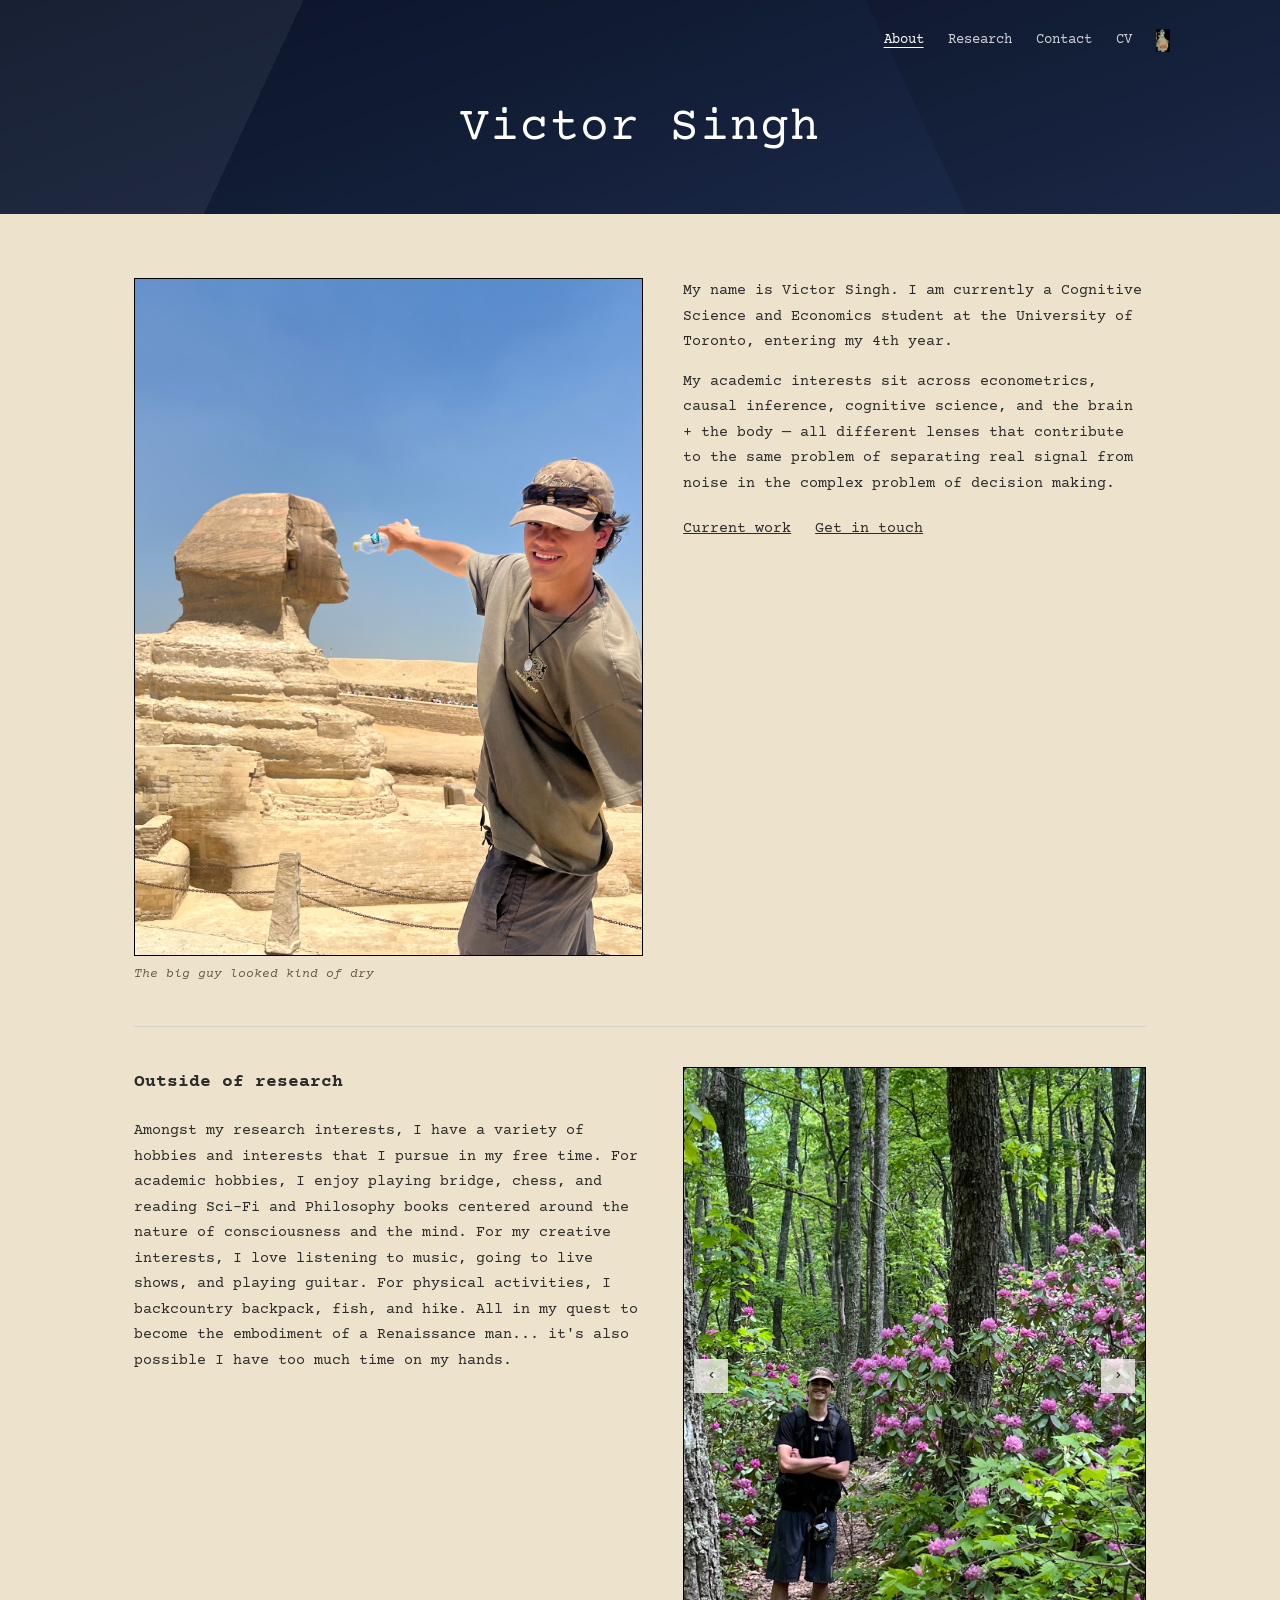
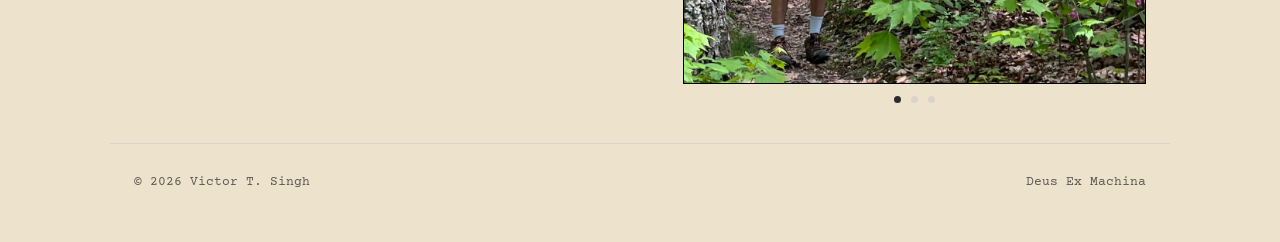
<file: index.html>
<!DOCTYPE html>
<html lang="en">
<head>
<meta charset="UTF-8" />
<meta name="viewport" content="width=device-width, initial-scale=1.0" />
<title>Victor Singh</title>
<meta name="description" content="Victor Singh — Cognitive Science and Economics student at the University of Toronto working across econometrics, causal inference, and prediction markets." />
<link rel="preconnect" href="https://fonts.googleapis.com">
<link rel="preconnect" href="https://fonts.gstatic.com" crossorigin>
<link href="https://fonts.googleapis.com/css2?family=Courier+Prime:wght@400;700&display=swap" rel="stylesheet">
<link rel="icon" type="image/png" href="assets/favicon.png?v=2" />
<link rel="stylesheet" href="style.css" />
</head>
<body>

<header class="banner">
  <div class="banner__inner">
    <nav class="nav">
      <a href="index.html" class="is-active">About</a>
      <a href="research.html">Research</a>
      <a href="contact.html">Contact</a>
      <a href="assets/Victor_Singh_Resume_PublicPost.pdf" target="_blank" rel="noopener">CV</a>
      <img class="nav__icon" src="assets/icon.png" alt="" />
    </nav>
    <h1 class="banner__title">Victor Singh</h1>
  </div>
</header>

<main>
  <section class="section section--first">
    <div class="split">
      <div class="split__img">
        <img src="assets/photos/Cairo_water.jpeg" alt="The Nile in Cairo" />
        <p class="split__caption">The big guy looked kind of dry</p>
      </div>
      <div class="split__text">
        <p>
          My name is Victor Singh. I am currently a Cognitive Science and Economics student at the
          University of Toronto, entering my 4th year.
        </p>
        <p>
          My academic interests sit across econometrics, causal inference, cognitive science, and
          the brain + the body — all different lenses that contribute to the same problem of
          separating real signal from noise in the complex problem of decision making.
        </p>
        <div class="split__links">
          <a href="research.html">Current work</a>
          <a href="contact.html">Get in touch</a>
        </div>
      </div>
    </div>
  </section>

  <section class="section" id="about">
    <div class="split">
      <div class="split__text">
        <h2>Outside of research</h2>
        <p>
          Amongst my research interests, I have a variety of hobbies and interests that I pursue in
          my free time. For academic hobbies, I enjoy playing bridge, chess, and reading Sci-Fi and
          Philosophy books centered around the nature of consciousness and the mind. For my creative
          interests, I love listening to music, going to live shows, and playing guitar. For physical
          activities, I backcountry backpack, fish, and hike. All in my quest to become the embodiment
          of a Renaissance man... it's also possible I have too much time on my hands.
        </p>
      </div>
      <div class="photo-carousel" id="about-carousel">
        <div class="photo-carousel__viewport">
          <img class="photo-carousel__img" id="carousel-img" src="assets/photos/Victor_S_Website_p1.jpeg" alt="Photo 1 of 3" />
          <button class="photo-carousel__nav photo-carousel__nav--prev" id="carousel-prev" aria-label="Previous photo"></button>
          <button class="photo-carousel__nav photo-carousel__nav--next" id="carousel-next" aria-label="Next photo"></button>
        </div>
        <div class="photo-carousel__dots" id="carousel-dots"></div>
      </div>
    </div>
  </section>
</main>

<footer class="footer">
  <span>&copy; <span id="year"></span> Victor T. Singh</span>
  <span>Deus Ex Machina</span>
</footer>

<script src="script.js"></script>
</body>
</html>
</file>
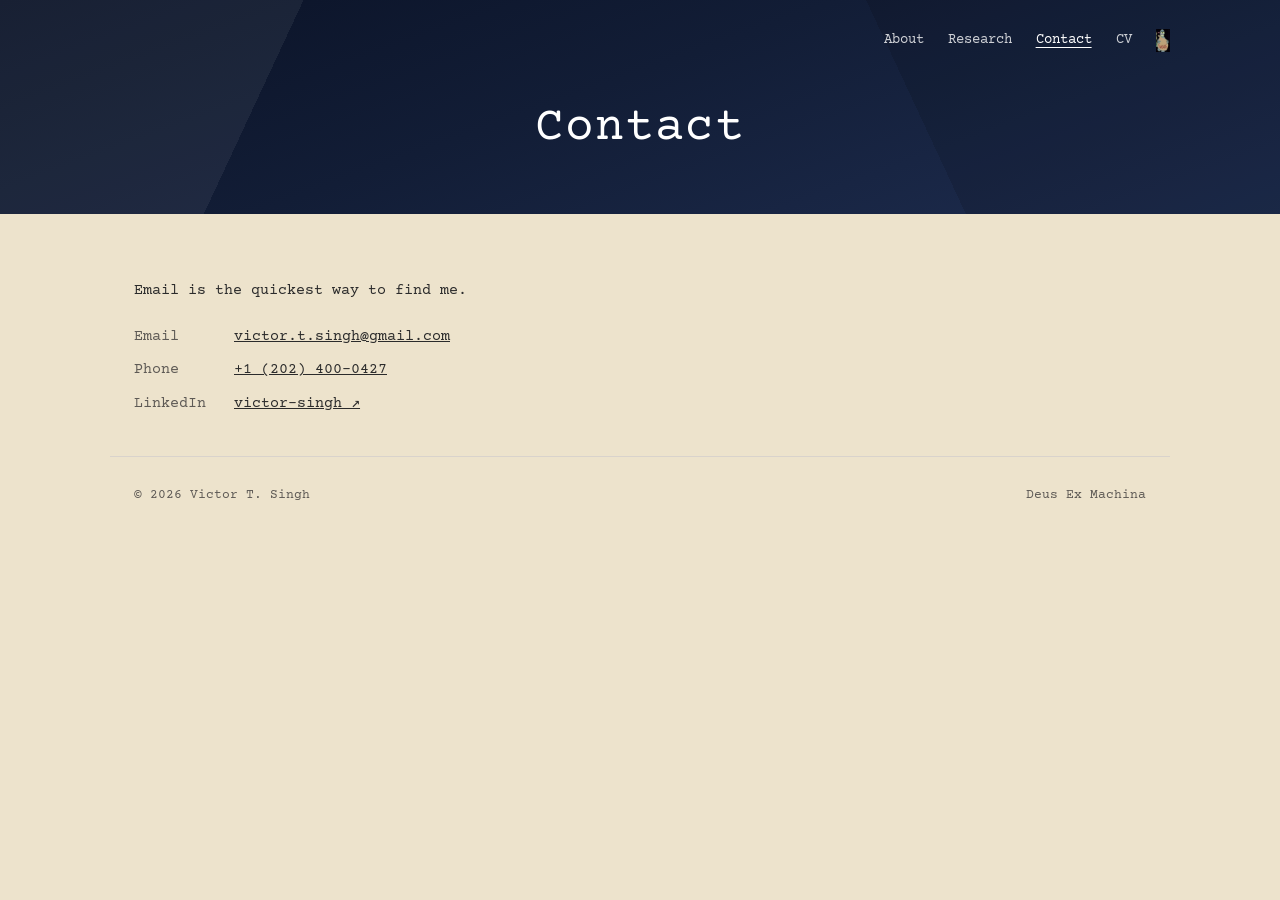
<file: contact.html>
<!DOCTYPE html>
<html lang="en">
<head>
<meta charset="UTF-8" />
<meta name="viewport" content="width=device-width, initial-scale=1.0" />
<title>Contact — Victor Singh</title>
<meta name="description" content="Get in touch with Victor." />
<link rel="preconnect" href="https://fonts.googleapis.com">
<link rel="preconnect" href="https://fonts.gstatic.com" crossorigin>
<link href="https://fonts.googleapis.com/css2?family=Courier+Prime:wght@400;700&display=swap" rel="stylesheet">
<link rel="icon" type="image/png" href="assets/favicon.png?v=2" />
<link rel="stylesheet" href="style.css" />
</head>
<body>

<header class="banner">
  <div class="banner__inner">
    <nav class="nav">
      <a href="index.html">About</a>
      <a href="research.html">Research</a>
      <a href="contact.html" class="is-active">Contact</a>
      <a href="assets/Victor_Singh_Resume_PublicPost.pdf" target="_blank" rel="noopener">CV</a>
      <img class="nav__icon" src="assets/icon.png" alt="" />
    </nav>
    <h1 class="banner__title">Contact</h1>
  </div>
</header>

<main>
  <section class="section section--first" id="contact">
    <p>Email is the quickest way to find me.</p>
    <ul class="contact-list">
      <li><span>Email</span><a href="mailto:victor.t.singh@gmail.com">victor.t.singh@gmail.com</a></li>
      <li><span>Phone</span><a href="tel:+12024000427">+1 (202) 400-0427</a></li>
      <li><span>LinkedIn</span><a href="https://www.linkedin.com/in/victor-singh-b35805344/" target="_blank" rel="noopener">victor-singh ↗</a></li>
    </ul>
  </section>
</main>

<footer class="footer">
  <span>&copy; <span id="year"></span> Victor T. Singh</span>
  <span>Deus Ex Machina</span>
</footer>

<script src="script.js"></script>
</body>
</html>
</file>
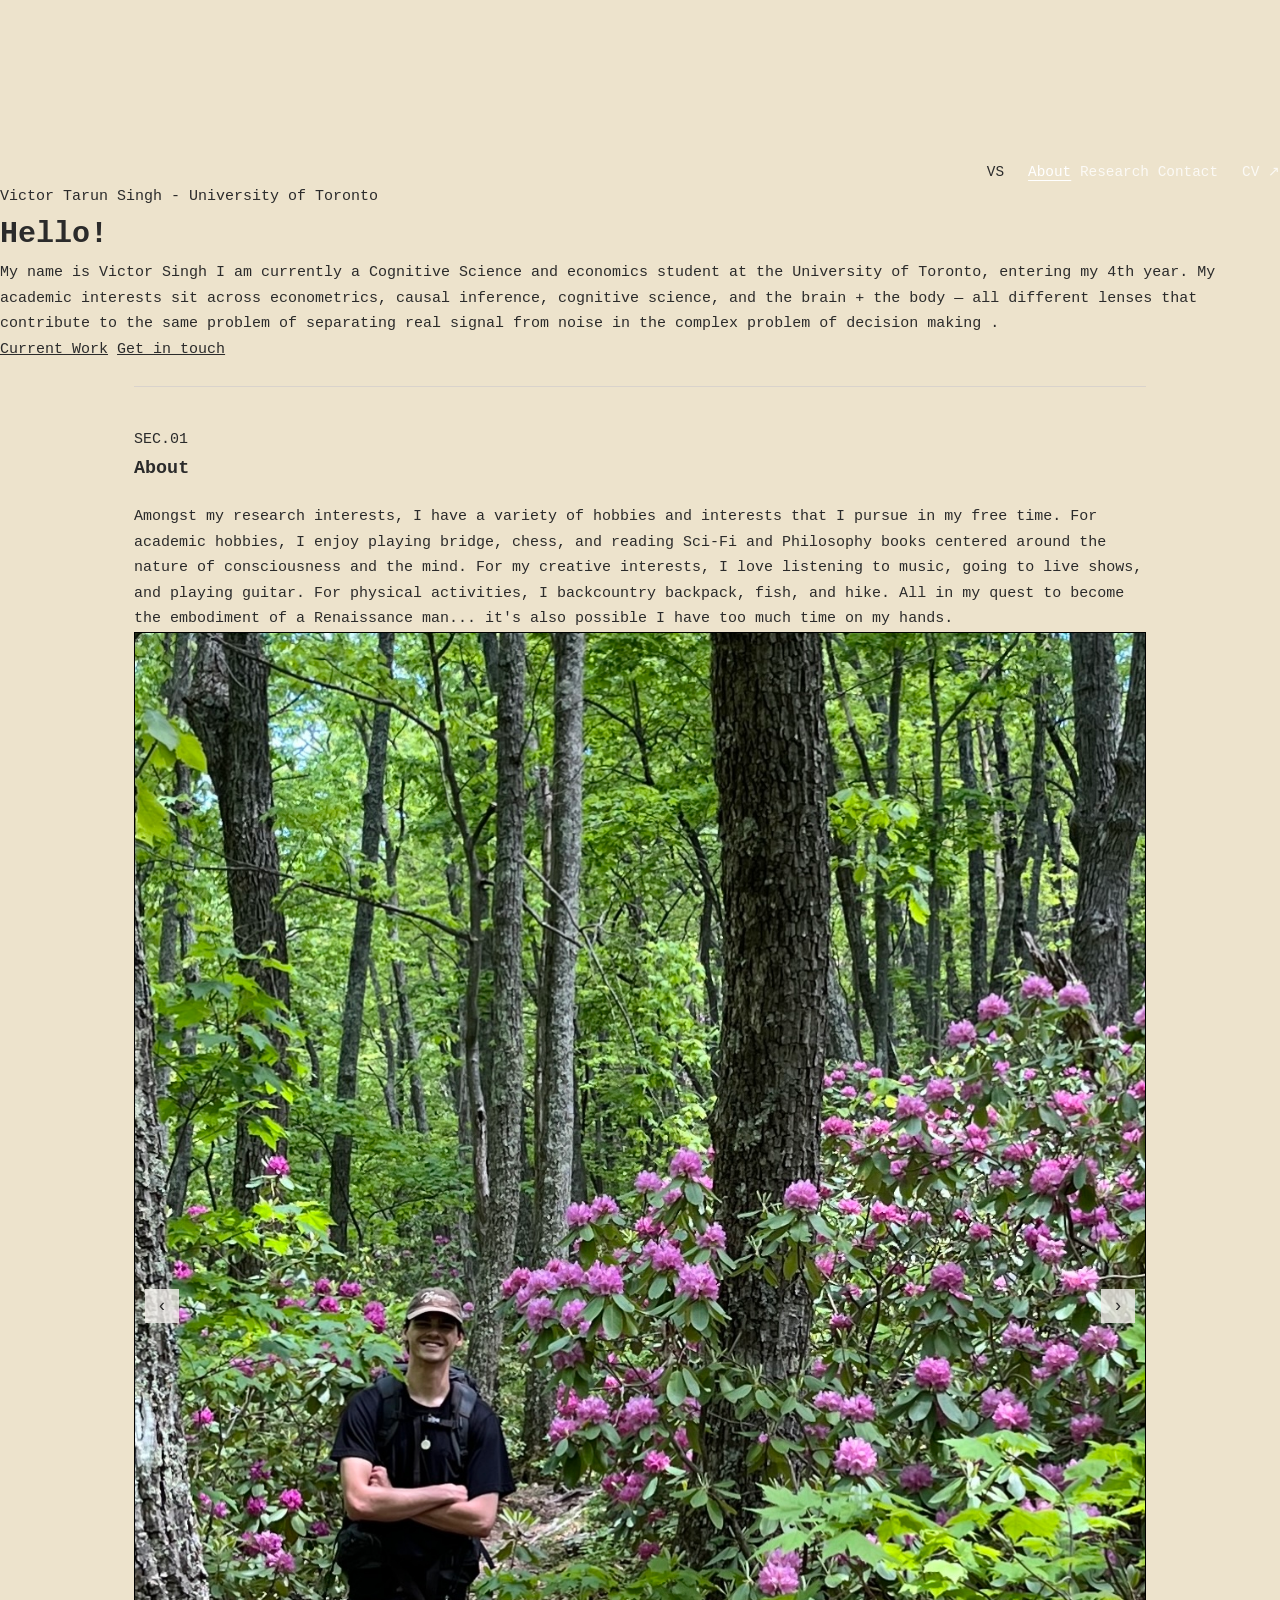
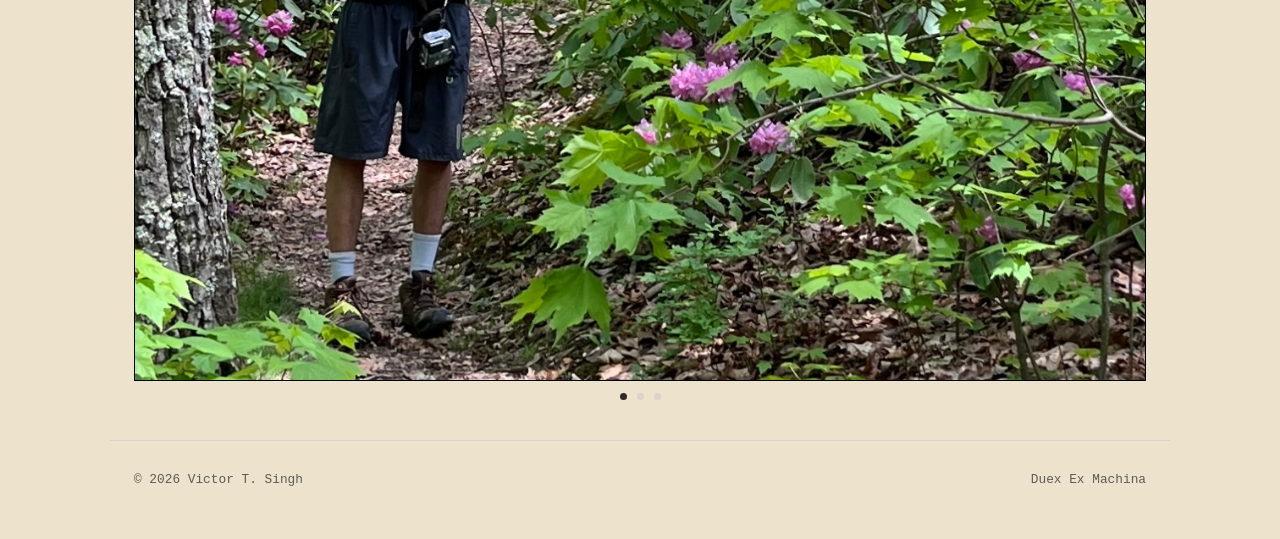
<file: index_webs.html>
<!DOCTYPE html>
<html lang="en">
<head>
<meta charset="UTF-8" />
<meta name="viewport" content="width=device-width, initial-scale=1.0" />
<title>Victor — Cognitive Science &amp; Prediction Markets</title>
<meta name="description" content="Victor — Cognitive Science student at the University of Toronto working across econometrics, causal inference, and prediction markets." />
<link rel="preconnect" href="https://fonts.googleapis.com">
<link rel="preconnect" href="https://fonts.gstatic.com" crossorigin>
<link href="https://fonts.googleapis.com/css2?family=Space+Grotesk:wght@400;500;600;700&family=IBM+Plex+Sans:wght@400;500;600&family=IBM+Plex+Mono:wght@400;500&display=swap" rel="stylesheet">
<link rel="stylesheet" href="style.css" />
</head>
<body>

<canvas id="noise-canvas"></canvas>

<nav class="nav">
  <div class="nav__mark">VS</div>
  <div class="nav__links">
    <a href="index.html" class="is-active">About</a>
    <a href="research.html">Research</a>
    <a href="contact.html">Contact</a>
  </div>
  <a class="nav__resume" href="assets/Victor Singh Resume Aug 2026.pdf" target="_blank" rel="noopener">CV ↗</a>
</nav>

<header class="hero" id="top">
  <div class="hero__eyebrow">Victor Tarun Singh - University of Toronto</div>
  <h1 class="hero__title">
    <span class="line hero__accent" data-noise>Hello!</span>
  </h1>
  <p class="hero__sub">
        My name is Victor Singh I am currently a Cognitive Science and economics student at the University of Toronto,
        entering my 4th year. My academic interests sit across econometrics, causal inference,
        cognitive science, and the brain + the body — all different lenses that contribute to the same problem of separating
        real signal from noise in the complex problem of decision making .
  </p>
  <div class="hero__cta">
    <a href="research.html" class="btn btn--primary">Current Work</a>
    <a href="contact.html" class="btn btn--ghost">Get in touch</a>
  </div>
</header>

<main>
  <section class="section" id="about">
    <div class="section__head">
      <span class="section__num">SEC.01</span>
      <h2>About</h2>
    </div>
    <div class="about__grid">
      <p class="about__lead">
       Amongst my research interests, I have a variety of hobbies and interests that I pursue in my free time. For academic hobbies, I enjoy playing bridge, chess, and reading Sci-Fi and Philosophy books centered around the nature of consciousness and the mind. For my creative interests, I love listening to music, going to live shows, and playing guitar. For physical activities, I backcountry backpack, fish, and hike. All in my quest to become the embodiment of a Renaissance man... it's also possible I have too much time on my hands.
      <div class="photo-carousel" id="about-carousel">
        <div class="photo-carousel__viewport">
          <img class="photo-carousel__img" id="carousel-img" src="assets/photos/Victor_S_P2.jpg" alt="Photo 1 of 2" />
          <button class="photo-carousel__nav photo-carousel__nav--prev" id="carousel-prev" aria-label="Previous photo"></button>
          <button class="photo-carousel__nav photo-carousel__nav--next" id="carousel-next" aria-label="Next photo"></button>
        </div>
        <div class="photo-carousel__dots" id="carousel-dots"></div>
      </div>
    </div>
  </section>
</main>

<footer class="footer">
  <span>&copy; <span id="year"></span> Victor T. Singh</span>
  <span class="footer__mono mono">Duex Ex Machina</span>
</footer>

<script src="script.js"></script>
</body>
</html>
</file>
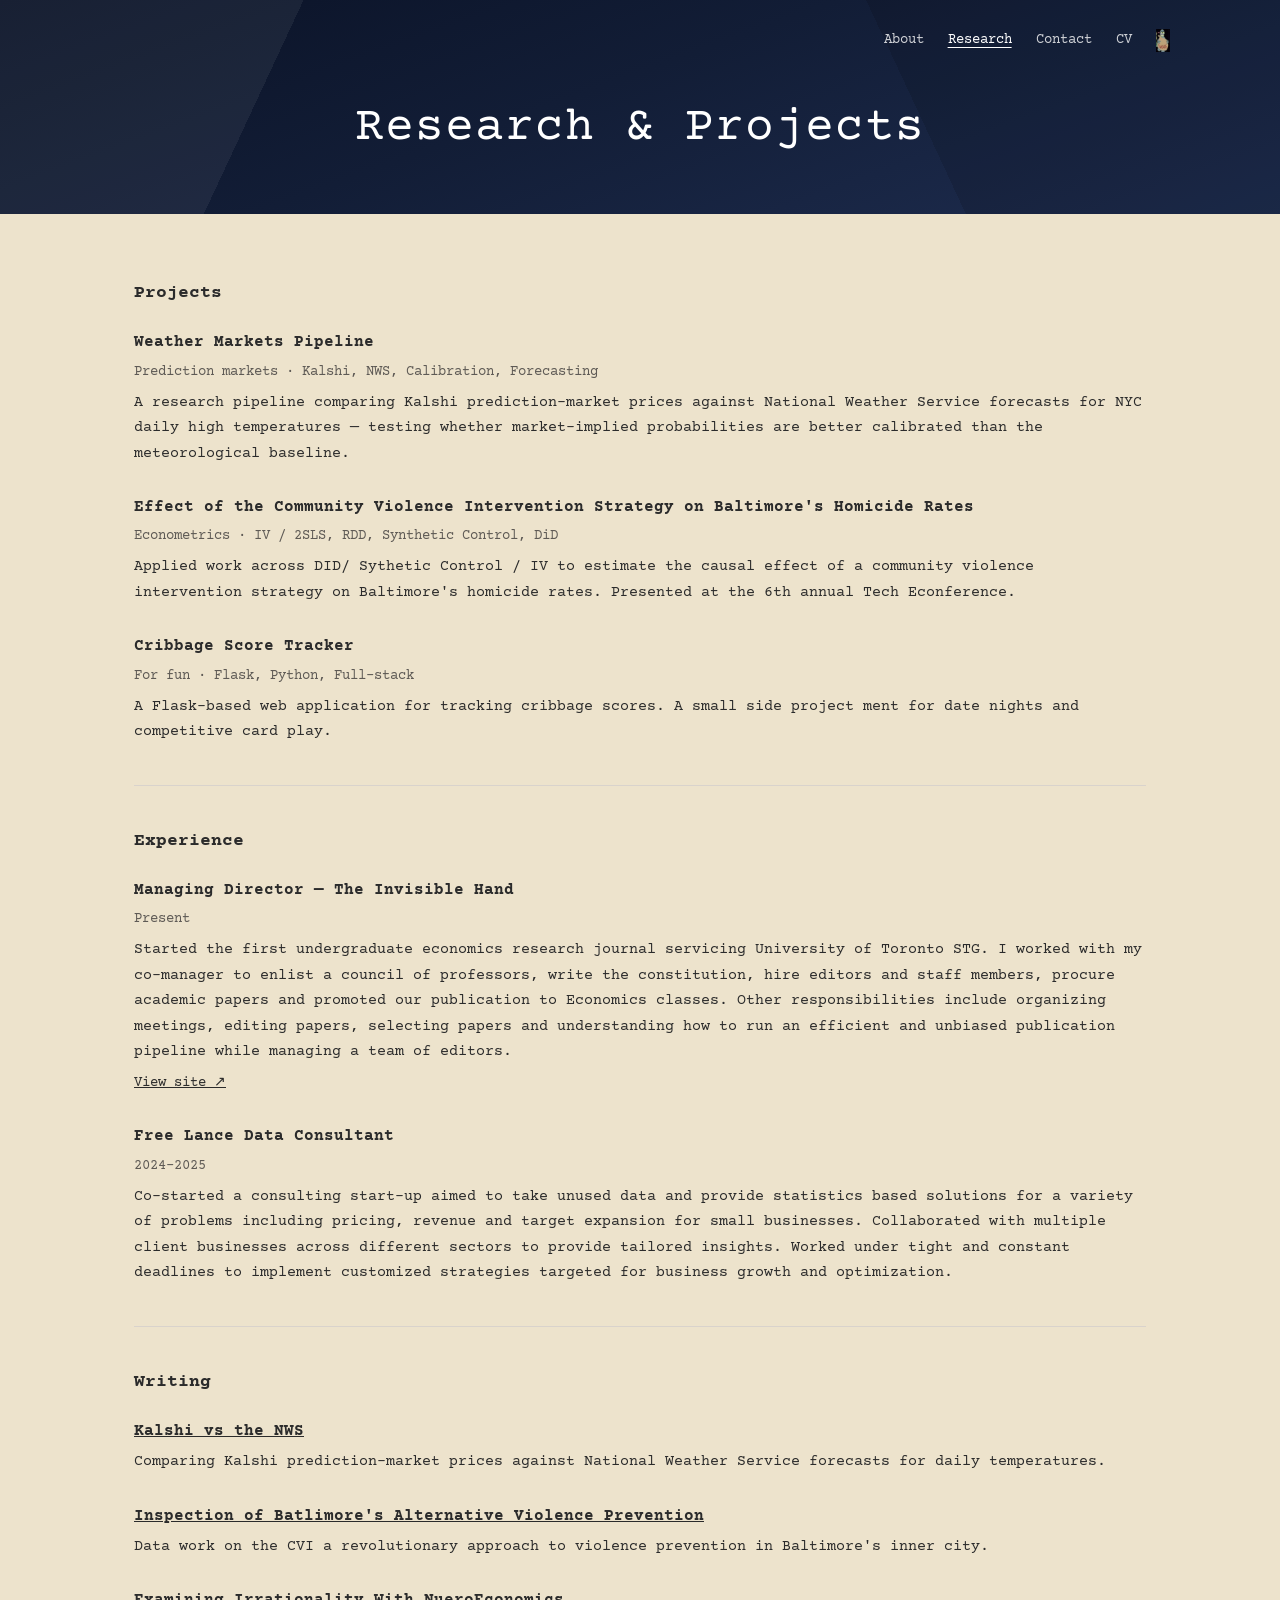
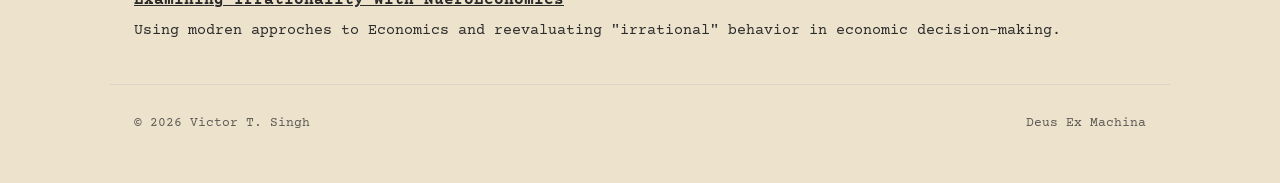
<file: research.html>
<!DOCTYPE html>
<html lang="en">
<head>
<meta charset="UTF-8" />
<meta name="viewport" content="width=device-width, initial-scale=1.0" />
<title>Research — Victor Singh</title>
<link rel="preconnect" href="https://fonts.googleapis.com">
<link rel="preconnect" href="https://fonts.gstatic.com" crossorigin>
<link href="https://fonts.googleapis.com/css2?family=Courier+Prime:wght@400;700&display=swap" rel="stylesheet">
<link rel="icon" type="image/png" href="assets/favicon.png?v=2" />
<link rel="stylesheet" href="style.css" />
</head>
<body>

<header class="banner">
  <div class="banner__inner">
    <nav class="nav">
      <a href="index.html">About</a>
      <a href="research.html" class="is-active">Research</a>
      <a href="contact.html">Contact</a>
      <a href="assets/Victor_Singh_Resume_PublicPost.pdf" target="_blank" rel="noopener">CV</a>
      <img class="nav__icon" src="assets/icon.png" alt="" />
    </nav>
    <h1 class="banner__title">Research &amp; Projects</h1>
  </div>
</header>

<main>
  <section class="section section--first" id="research">
    <h2>Projects</h2>
    <ul class="entries">
      <li class="entry">
        <h3>Weather Markets Pipeline</h3>
        <div class="entry__meta">Prediction markets · Kalshi, NWS, Calibration, Forecasting</div>
        <p>
          A research pipeline comparing Kalshi prediction-market prices against National Weather
          Service forecasts for NYC daily high temperatures — testing whether market-implied
          probabilities are better calibrated than the meteorological baseline.
        </p>
      </li>
      <li class="entry">
        <h3>Effect of the Community Violence Intervention Strategy on Baltimore's Homicide Rates</h3>
        <div class="entry__meta">Econometrics · IV / 2SLS, RDD, Synthetic Control, DiD</div>
        <p>
          Applied work across DID/ Sythetic Control / IV to estimate the causal effect of a community violence intervention strategy on Baltimore's homicide rates. Presented at the 6th annual Tech Econference.
        </p>
      </li>
      <li class="entry">
        <h3>Cribbage Score Tracker</h3>
        <div class="entry__meta">For fun · Flask, Python, Full-stack</div>
        <p>
          A Flask-based web application for tracking cribbage scores. A small side project ment for date nights and competitive card play.
        </p>
      </li>
    </ul>
  </section>

  <section class="section" id="experience">
    <h2>Experience</h2>
    <ul class="entries">
      <li class="entry">
        <h3>Managing Director — The Invisible Hand</h3>
        <div class="entry__meta">Present</div>
        <p>Started the first undergraduate economics research journal servicing University of Toronto STG. I worked with my co-manager to enlist a council of professors, write the constitution, hire editors and staff members, procure academic papers and promoted our publication to Economics classes. Other responsibilities include organizing meetings, editing papers, selecting papers and understanding how to run an efficient and unbiased publication pipeline while managing a team of editors.</p>
        <a class="entry__link" href="https://economicsclub.my.canva.site/publication" target="_blank" rel="noopener">View site ↗</a>
      </li>
      <li class="entry">
        <h3>Free Lance Data Consultant</h3>
        <div class="entry__meta">2024–2025</div>
        <p>Co-started a consulting start-up aimed to take unused data and provide statistics based solutions for a variety of problems including pricing, revenue and target expansion for small businesses.
          Collaborated with multiple client businesses across different sectors to provide tailored insights. Worked under tight and constant deadlines to implement customized strategies targeted for business growth and optimization.
        </p>
      </li>
    </ul>
  </section>

  <section class="section" id="writing">
    <h2>Writing</h2>
    <ul class="entries">
      <li class="entry">
        <h3><a href="assets/papers/Kalshi VS the NWS.pdf" target="_blank" rel="noopener">Kalshi vs the NWS</a></h3>
        <p>Comparing Kalshi prediction-market prices against National Weather Service forecasts for daily temperatures.</p>
      </li>
      <li class="entry">
        <h3><a href="assets/papers/Inspection of Batlimore's Alternative Violence Prevention Strategy- Victor Singh .pdf" target="_blank" rel="noopener">Inspection of Batlimore's Alternative Violence Prevention</a></h3>
        <p>Data work on the CVI a revolutionary approach to violence prevention in Baltimore's inner city.</p>
      </li>
      <li class="entry">
        <h3><a href="assets/papers/Examining Irrationality With NueroEconomics.pdf" target="_blank" rel="noopener">Examining Irrationality With NueroEconomics</a></h3>
        <p>Using modren approches to Economics and reevaluating "irrational" behavior in economic decision-making.</p>
      </li>
    </ul>
  </section>
</main>

<footer class="footer">
  <span>&copy; <span id="year"></span> Victor T. Singh</span>
  <span>Deus Ex Machina</span>
</footer>

<script src="script.js"></script>
</body>
</html>
</file>
<file: style.css>
/* ============================
   Tokens
============================ */
:root {
  --bg: #EDE3CC;
  --text: #2B2B2B;
  --text-muted: #5E5A55;
  --rule: #D9D3CC;
  --banner: #121D36;
  --link: #2B2B2B;

  --font: 'Courier Prime', 'Courier New', Courier, monospace;

  --max-w: 1060px;
}

* { margin: 0; padding: 0; box-sizing: border-box; }

body {
  background: var(--bg);
  color: var(--text);
  font-family: var(--font);
  font-size: 15px;
  line-height: 1.7;
}

img { max-width: 100%; display: block; }

a { color: var(--link); }
a:hover { color: var(--text-muted); }

a:focus-visible, button:focus-visible {
  outline: 2px solid var(--text);
  outline-offset: 2px;
}

/* ============================
   Banner (header + nav)
============================ */
.banner {
  background:
    linear-gradient(115deg, rgba(255,255,255,0.06) 0 22%, transparent 22% 100%),
    linear-gradient(65deg, transparent 0 70%, rgba(0,0,0,0.12) 70% 100%),
    linear-gradient(160deg, #0A1226 0%, var(--banner) 45%, #1E2D50 100%);
  color: #FFF;
  padding: 28px 24px 44px;
}

.banner__inner {
  max-width: var(--max-w);
  margin: 0 auto;
}

.nav {
  display: flex;
  justify-content: flex-end;
  align-items: center;
  flex-wrap: wrap;
  gap: 24px;
  font-size: 0.9rem;
}

.nav__icon {
  height: 1.6em;
  width: auto;
  display: block;
}

.nav a {
  color: rgba(255,255,255,0.8);
  text-decoration: none;
}

.nav a:hover,
.nav a.is-active {
  color: #FFF;
  text-decoration: underline;
  text-underline-offset: 4px;
}

.banner__title {
  margin-top: 36px;
  text-align: center;
  font-weight: 400;
  font-size: clamp(2rem, 5vw, 3rem);
  letter-spacing: 0.02em;
}

.banner__sub {
  text-align: center;
  color: rgba(255,255,255,0.8);
  font-size: 0.9rem;
}

/* ============================
   Layout
============================ */
main {
  max-width: var(--max-w);
  margin: 0 auto;
  padding: 24px 24px 0;
}

.section {
  padding: 40px 0;
  border-top: 1px solid var(--rule);
}

.section--first { border-top: none; }

.section h2 {
  font-weight: 700;
  font-size: 1.15rem;
  margin-bottom: 20px;
}

p + p { margin-top: 14px; }

.muted { color: var(--text-muted); }

/* Image left, text right */
.split {
  display: grid;
  grid-template-columns: 1.1fr 1fr;
  gap: 40px;
  align-items: start;
}

.split__img img {
  width: 100%;
  height: auto;
  border: 1px solid #000;
}

.split__caption {
  margin-top: 8px;
  font-size: 0.8rem;
  font-style: italic;
  color: #6B5C42;
}

.split__text p { text-align: left; }

.split__links {
  margin-top: 20px;
  display: flex;
  gap: 24px;
  flex-wrap: wrap;
}

@media (max-width: 760px) {
  .split { grid-template-columns: 1fr; gap: 24px; }
}

/* ============================
   Photo carousel
============================ */
.photo-carousel {
  display: flex;
  flex-direction: column;
  gap: 12px;
}

.photo-carousel__viewport {
  position: relative;
  aspect-ratio: 3 / 4;
  overflow: hidden;
  background: var(--rule);
  border: 1px solid #000;
}

.photo-carousel__img {
  width: 100%;
  height: 100%;
  object-fit: cover;
  object-position: center 20%;
}

.photo-carousel__nav {
  position: absolute;
  top: 50%;
  transform: translateY(-50%);
  width: 34px;
  height: 34px;
  border: none;
  background: rgba(242, 238, 234, 0.8);
  color: var(--text);
  font-family: var(--font);
  font-size: 1.1rem;
  cursor: pointer;
}

.photo-carousel__nav--prev { left: 10px; }
.photo-carousel__nav--prev::before { content: '‹'; }
.photo-carousel__nav--next { right: 10px; }
.photo-carousel__nav--next::before { content: '›'; }

.photo-carousel__dots {
  display: flex;
  justify-content: center;
  gap: 10px;
}

.photo-carousel__dot {
  width: 7px;
  height: 7px;
  border-radius: 50%;
  border: none;
  padding: 0;
  background: var(--rule);
  cursor: pointer;
}

.photo-carousel__dot.is-active { background: var(--text); }

/* ============================
   Research entries
============================ */
.entries {
  list-style: none;
  display: flex;
  flex-direction: column;
  gap: 28px;
}

.entry h3 {
  font-size: 1rem;
  font-weight: 700;
  margin-bottom: 4px;
}

.entry__meta {
  font-size: 0.85rem;
  color: var(--text-muted);
  margin-bottom: 6px;
}

.entry p { color: var(--text); }

.entry__link {
  display: inline-block;
  margin-top: 6px;
  font-size: 0.9rem;
}

/* ============================
   Contact
============================ */
.contact-list {
  list-style: none;
  display: flex;
  flex-direction: column;
  gap: 8px;
  margin-top: 20px;
}

.contact-list span {
  display: inline-block;
  min-width: 100px;
  color: var(--text-muted);
}

/* ============================
   Footer
============================ */
.footer {
  max-width: var(--max-w);
  margin: 0 auto;
  padding: 28px 24px 48px;
  border-top: 1px solid var(--rule);
  display: flex;
  justify-content: space-between;
  flex-wrap: wrap;
  gap: 12px;
  font-size: 0.8rem;
  color: var(--text-muted);
}
</file>
